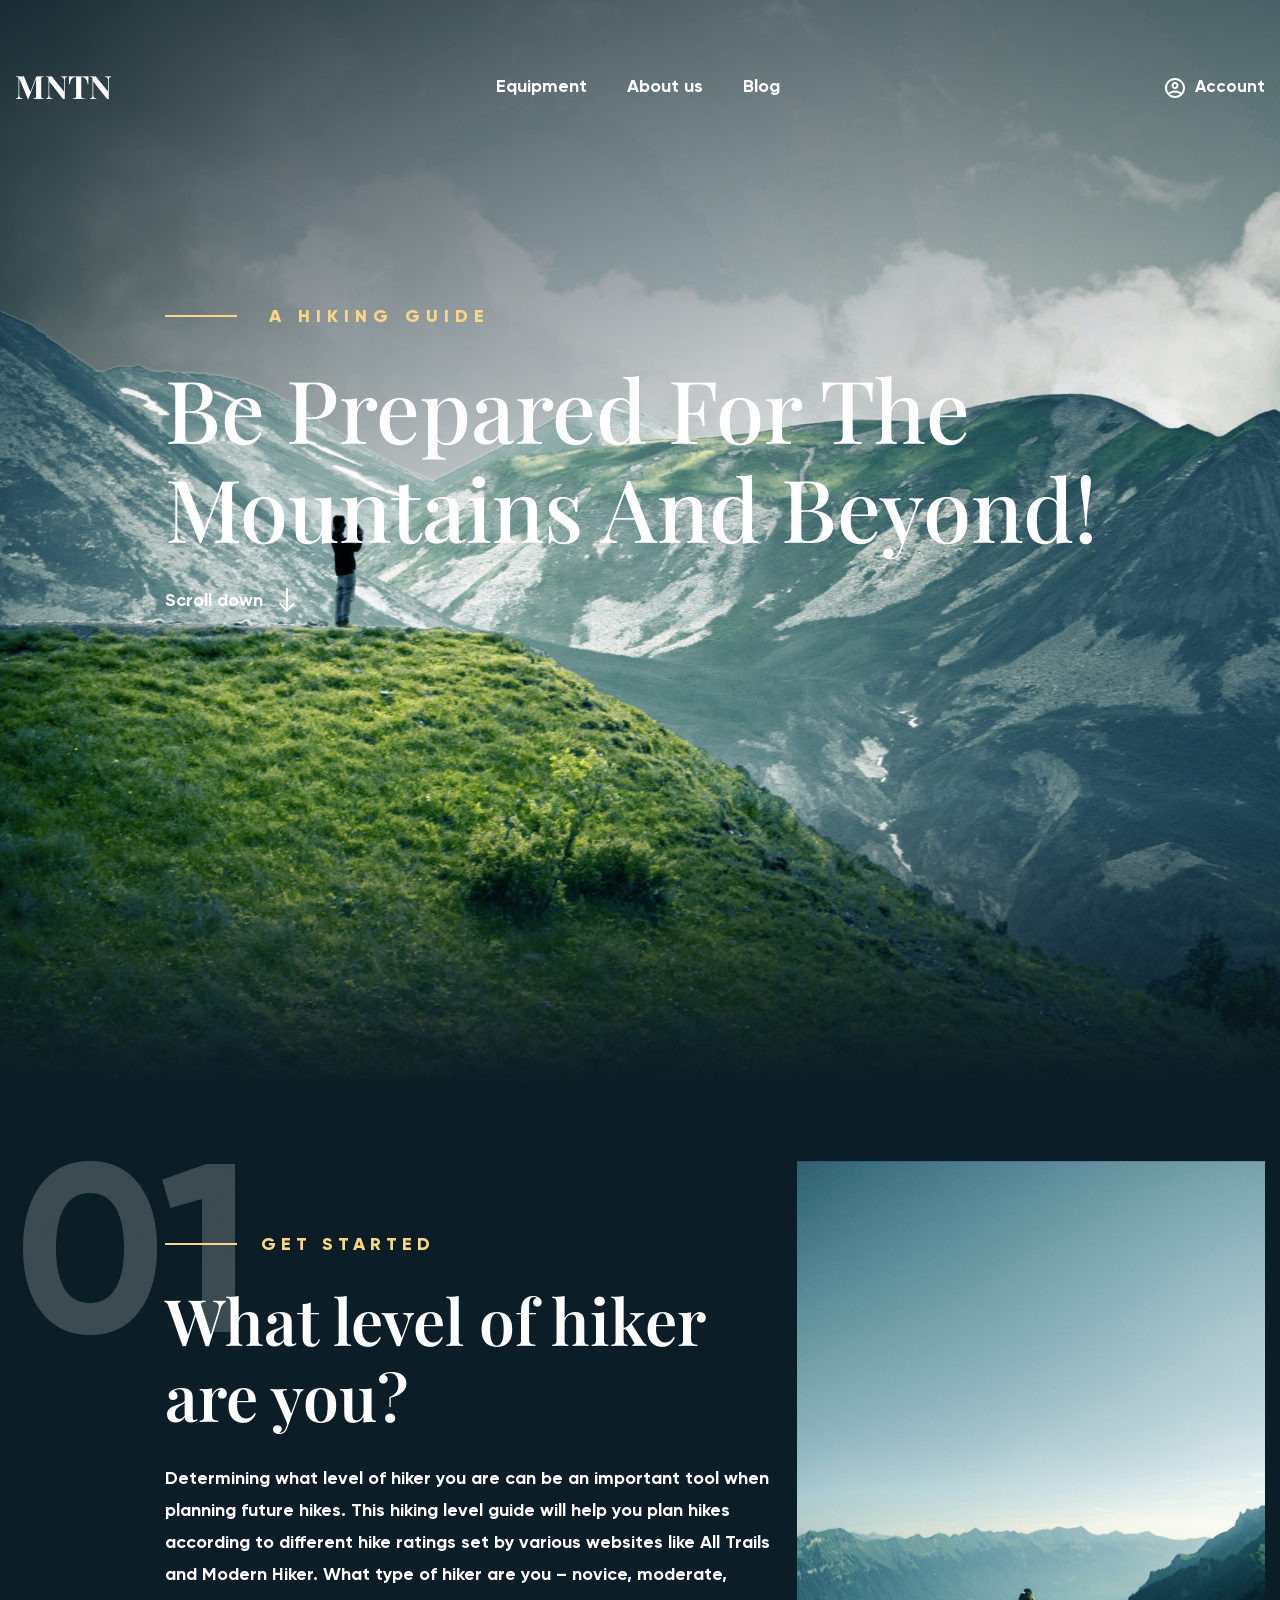
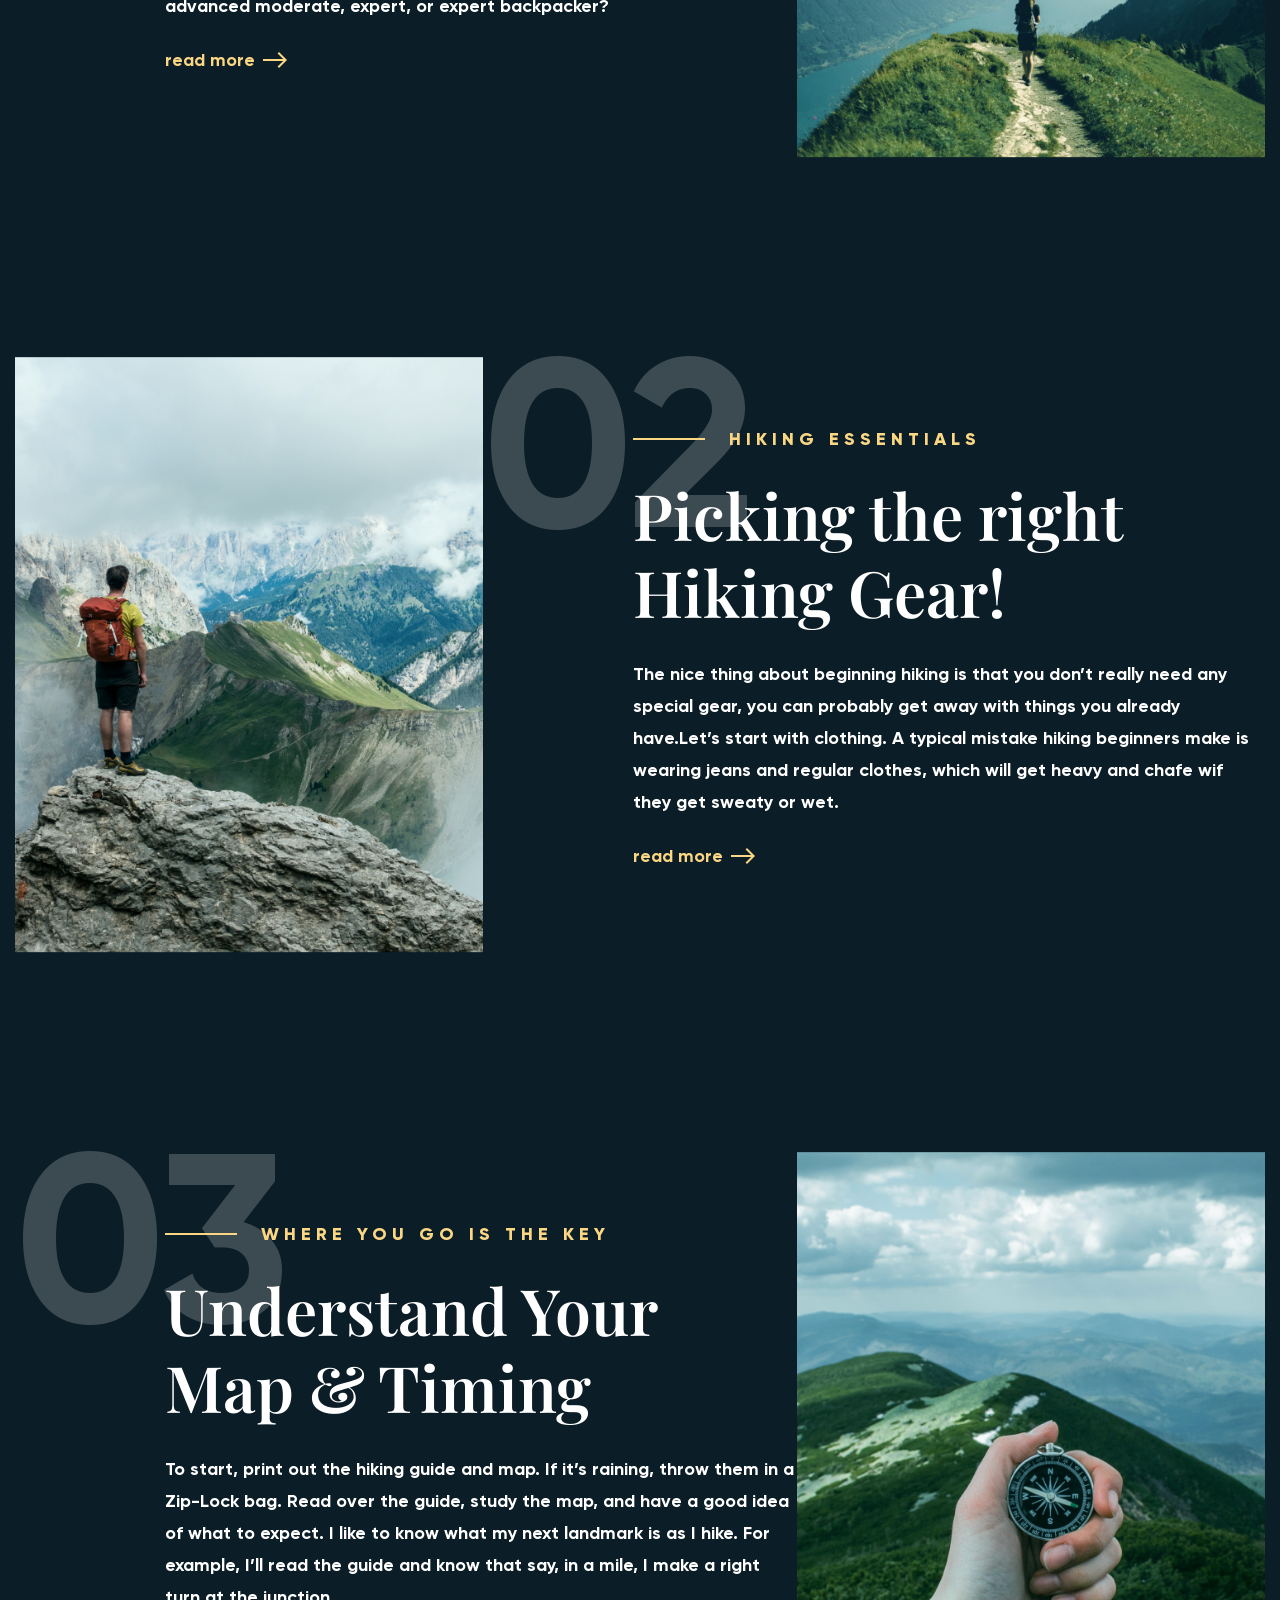
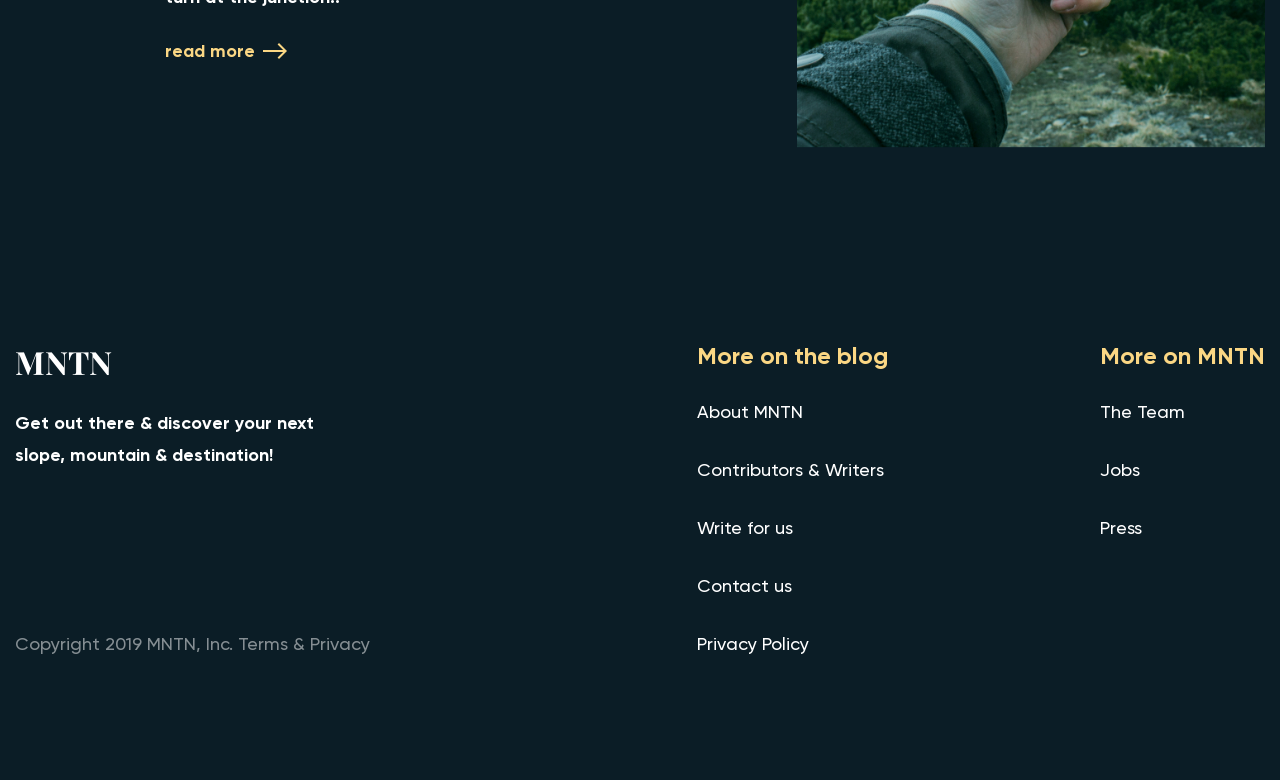
<file: index.html>
<!doctype html>
<html lang="en">
<head>
    <meta charset="UTF-8">
    <meta http-equiv="X-UA-Compatible" content="IE=edge">
    <meta name="viewport" content="width=device-width, initial-scale=1.0">
    <link rel="stylesheet" href="css/anullation.css">
    <link rel="stylesheet" href="css/style.css">
    <link rel="stylesheet" href="./fonts/Gilroy/stylesheet.css">
    <link href="https://fonts.googleapis.com/css?family=Playfair+Display:500,600,700" rel="stylesheet">
    <title>MNTN - Landing Page</title>
</head>
<body class="bg-image">
    <!-- WRAPPER -->
    <div class="wrapper">
        <!-- HEADER -->
        <header class="header">
            <div class="nav__wrapper">
                <div class="container-wide">
                    <div class="header__row">
                        <div class="header__logo">MNTN</div>
                            <div class="header__nav">
                                <ul class="header__list">
                                    <li><a href="#!" class="header__link">Equipment</a></li>
                                    <li><a href="#!" class="header__link">About us</a></li>
                                    <li><a href="#!" class="header__link">Blog</a></li>
                                </ul>
                            </div>
                            <div class="header__login">
                                <a href="#!">Account</a>
                            </div>
                        <button class="nav-btn" id="btn">
                            <span class="nav-button__icon" id="span-btn"></span>
                        </button>
                        <div class="mobile__nav" id="mb-nav">
                            <div class="header__nav">
                                <ul class="header__list">
                                    <li><a href="#!" class="header__link">Equipment</a></li>
                                    <li><a href="#!" class="header__link">About us</a></li>
                                    <li><a href="#!" class="header__link">Blog</a></li>
                                </ul>
                            </div>
                            <div class="header__login"><a href="#!">Account</a></div>
                        </div>
                    </div>
                </div>
            </div>
            <a href="#!"  class="hero">
                <div class="hero__cateogory">A Hiking guide</div>
                <h1 class="hero__title">Be prepared for the <br> Mountains and beyond!</h1>
                <p class="hero__scroll">Scroll down</p>
            </a>
        </header>
        <!-- MAIN -->
        <main class="main">
            <div class="main__container">
                <article class="main__content main__content_first">
                    <div class="content__text" data-number="01">
                        <div class="content__subtitle">
                            <h2>GEt Started</h2>
                        </div>
                        <div class="content__title">
                            What level of  hiker are you?
                        </div>
                        <div class="content__info">
                            <p>Determining what level of hiker you are can be an important tool when planning future hikes. This hiking level guide will help you plan hikes according to different hike ratings set by various websites like All Trails and Modern Hiker. What type of hiker are you – novice, moderate, advanced moderate, expert, or expert backpacker? </p>
                        </div>
                        <div class="content__link"><a href="#">read more</a></div>
                    </div>
                    <div class="content__img"><img src="image/Picture/01.jpg" alt=""></div>
                </article>
                <article class="main__content">
                    <div class="content__text" data-number="02">
                        <div class="content__subtitle">
                            <h2>Hiking Essentials</h2>
                        </div>
                        <div class="content__title">
                            Picking the right Hiking Gear!
                        </div>
                        <div class="content__info">
                            <p>The nice thing about beginning hiking is that you don’t really need any special gear, you can probably get away with things you already have.Let’s start with clothing. A typical mistake hiking beginners make is wearing jeans and regular clothes, which will get heavy and chafe wif they get sweaty or wet.</p>
                        </div>
                        <div class="content__link"><a href="#">read more</a></div>
                    </div>
                    <div class="content__img"><img src="image/Picture/02.jpg" alt=""></div>
                </article>
                <article class="main__content">
                    <div class="content__text" data-number="03">
                        <div class="content__subtitle">
                            <h2> where you go is the key</h2>
                        </div>
                        <div class="content__title">
                            Understand Your Map & Timing
                        </div>
                        <div class="content__info">
                            <p>To start, print out the hiking guide and map. If it’s raining, throw them in a Zip-Lock bag. Read over the guide, study the map, and have a good idea of what to expect. I like to know what my next landmark is as I hike. For example, I’ll read the guide and know that say, in a mile, I make a right turn at the junction..</p>
                        </div>
                        <div class="content__link"><a href="#">read more</a></div>
                    </div>
                    <div class="content__img"><img src="image/Picture/03.jpg" alt=""></div>
                </article>
            </div>
        </main>
        <!-- FOOTER -->
        <footer class="footer">
            <div class="footer__container main__container">
                <div class="footer__row">
                    <div class="footer_copyright">
                        <div class="footer__logo">MNTN</div>
                        <div class="footer_description">Get out there & discover your next slope, mountain & destination!                        
                        </div>
                        <div class="footer__copy">Copyright 2019 MNTN, Inc. Terms & Privacy</div>
                    </div>
                    <div class="footer-nav__wrapper">
                        <div class="footer__nav">
                            <h4 class="fnav__title">More on the blog</h4>
                            <ul class="footer__list">
                                <li class="footer__item"><a href="#">About MNTN</a></li>
                                <li class="footer__item"><a href="#">Contributors & Writers</a></li>
                                <li class="footer__item"><a href="#" >Write for us</a></li>
                                <li class="footer__item"><a href="#">Contact us</a></li>
                                <li class="footer__item"><a href="#">Privacy Policy</a></li>
                            </ul>
                        </div>
                        <div class="footer__nav footer__nav_two">
                            <h4 class="fnav__title">More on MNTN</h4>
                            <ul class="footer__list">
                                <li class="footer__item"><a href="#" class="footer__item">The Team</a>
                                </li>
                                <li class="footer__item"><a href="#" class="footer__item">Jobs</a>
                                </li>
                                <li class="footer__item"><a href="#" class="footer__item">Press</a>
                                </li>
                            </ul>
                        </div>
                    </div>
                </div>
            </div>
        </footer>
    </div>
    <script src="js/script.js">
    </script>
</body>
</html>
</file>
<file: css/anullation.css>
/* Reset and base styles  */
* {
	padding: 0px;
	margin: 0px;
	border: none;
}

*,
*::before,
*::after {
	box-sizing: border-box;
}

:focus,
:active {
	/*outline: none;*/
}

a:focus,
a:active {
	/* outline: none;*/
}

/* Links */

a, a:link, a:visited  {
    /* color: inherit; */
    text-decoration: none;
    /* display: inline-block; */
}

a:hover  {
    /* color: inherit; */
    text-decoration: none;
}

/* Common */

aside, nav, footer, header, section, main {
	display: block;
}

h1, h2, h3, h4, h5, h6, p {
    font-size: inherit;
	font-weight: inherit;
}

ul, ul li {
	list-style: none;
}

img {
	vertical-align: top;
}

img, svg {
	max-width: 100%;
	height: auto;
}

address {
  font-style: normal;
}

/* Form */

input, textarea, button, select {
	font-family: inherit;
    font-size: inherit;
    color: inherit;
    background-color: transparent;
}

input::-ms-clear {
	display: none;
}

button, input[type="submit"] {
    display: inline-block;
    box-shadow: none;
    background-color: transparent;
    background: none;
    cursor: pointer;
}

input:focus, input:active,
button:focus, button:active {
    outline: none;
}

button::-moz-focus-inner {
	padding: 0;
	border: 0;
}

label {
	cursor: pointer;
}

legend {
	display: block;
}


.wrapper {
	display: flex;
	flex-direction: column;
	min-height: 100%;
	overflow: hidden;
}

html,body{
	background: url(../image/BG/BackGround.jpg) no-repeat  #0B1D26;
	background-size: 100% auto;
	font-family:Gilroy;
	color: white;
}


.main {
	flex: 0 0 auto;
}
</file>
<file: css/style.css>
.no-scroll {
  overflow-y: hidden;
}

.container-wide {
  max-width: 1790px;
  padding: 0px 15px;
  margin: 0px auto;
}

.header {
  padding-top: 64px;
  padding-bottom: 443px;
}
@media (max-width: 1200px) {
  .header {
    margin-bottom: -230px;
  }
}
@media (max-width: 800px) {
  .header {
    padding-bottom: 450px;
  }
  .header__nav, .header__login {
    display: none;
  }
}
@media (max-width: 720px) {
  .header {
    padding-bottom: 330px;
  }
}
.header .nav__wrapper {
  margin-bottom: 198px;
}
@media (max-width: 800px) {
  .header .nav__wrapper {
    margin-bottom: 100px;
  }
}
.header__row {
  display: -webkit-box;
  display: -ms-flexbox;
  display: flex;
  -webkit-box-pack: justify;
      -ms-flex-pack: justify;
          justify-content: space-between;
  -webkit-box-align: center;
      -ms-flex-align: center;
          align-items: center;
}
.header__logo {
  font-family: Playfair Display;
  font-weight: 700;
  font-size: 32px;
}
.header__nav ul {
  margin: 0;
  padding: 0;
  display: -webkit-box;
  display: -ms-flexbox;
  display: flex;
}
.header__nav li {
  -webkit-transition: 0.2s ease-in;
  transition: 0.2s ease-in;
}
.header__nav li:hover {
  color: #FBD784;
  position: relative;
  top: -1px;
}
.header__nav li:not(:last-child) {
  margin-right: 40px;
}
.header__nav a {
  color: inherit;
  font-weight: bold;
  font-size: 18px;
}
.header .nav-btn {
  position: relative;
  z-index: 10;
  background: transparent;
  height: 25px;
  border: none;
  padding: 0;
  display: none;
}
@media (max-width: 800px) {
  .header .nav-btn {
    display: block;
  }
}
.header .nav-button__icon {
  position: relative;
  background: white;
  display: block;
  width: 28px;
  height: 5px;
  border-radius: 2px;
  cursor: pointer;
}
.header .nav-button__icon_close {
  background-color: transparent;
}
.header .nav-button__icon_close::before {
  content: "";
  -webkit-transform: rotate(45deg);
          transform: rotate(45deg);
  position: absolute;
  bottom: -10px;
}
.header .nav-button__icon_close::after {
  content: "";
  -webkit-transform: rotate(-45deg);
          transform: rotate(-45deg);
  position: absolute;
  top: -10px;
  width: 28px;
}
.header .nav-button__icon::before {
  content: "";
  display: block;
  position: absolute;
  top: -10px;
  left: 0;
  background: white;
  width: 28px;
  height: 5px;
  border-radius: 2px;
}
.header .nav-button__icon::after {
  content: "";
  display: block;
  position: absolute;
  bottom: -10px;
  left: 0;
  background: white;
  width: 28px;
  height: 5px;
  border-radius: 2px;
}
.header .mobile__nav {
  position: fixed;
  display: none;
  -webkit-box-orient: vertical;
  -webkit-box-direction: normal;
      -ms-flex-direction: column;
          flex-direction: column;
  -webkit-box-pack: justify;
      -ms-flex-pack: justify;
          justify-content: space-between;
  top: 0;
  right: 0;
  z-index: 8;
  width: 320px;
  height: 100%;
  background: rgba(11, 29, 38, 0.8);
  flex-direction: column;
  padding: 70px 80px 50px 30px;
}
@media (max-width: 800px) {
  .header .mobile__nav_active {
    display: -webkit-box;
    display: -ms-flexbox;
    display: flex;
  }
}
.header__login {
  padding-left: 32px;
  position: relative;
}
.header__login a {
  font-size: 17px;
  font-weight: 700;
  color: inherit;
  -webkit-transition: 0.2s ease-in;
  transition: 0.2s ease-in;
}
.header__login a:hover {
  color: #FBD784;
}
.header__login::before {
  content: "";
  display: block;
  position: absolute;
  left: 0;
  top: 0;
  background-image: url(/image/Icons/pplIcon.svg);
  z-index: 10;
  width: 24px;
  height: 24px;
}

.hero {
  display: block;
  max-width: 980px;
  padding: 0px 15px;
  margin: 0 auto;
  -webkit-transition: 0.33s cubic-bezier(1, 0.54, 0.57, 1.65);
  transition: 0.33s cubic-bezier(1, 0.54, 0.57, 1.65);
}
.hero:hover {
  -webkit-transform: translateY(-5%);
          transform: translateY(-5%);
}
@media (max-width: 800px) {
  .hero {
    display: -webkit-box;
    display: -ms-flexbox;
    display: flex;
    -webkit-box-orient: vertical;
    -webkit-box-direction: normal;
        -ms-flex-direction: column;
            flex-direction: column;
    -webkit-box-align: center;
        -ms-flex-align: center;
            align-items: center;
  }
}
.hero__cateogory {
  position: relative;
  font-weight: 800;
  font-size: 18px;
  line-height: 1.222;
  color: #FBD784;
  padding-left: 104px;
  text-transform: uppercase;
  letter-spacing: 6px;
  margin-bottom: 32px;
}
.hero__cateogory::before {
  content: "";
  position: absolute;
  left: 0;
  top: 50%;
  -webkit-transform: translateY(-50%);
          transform: translateY(-50%);
  width: 72px;
  height: 2px;
  background-color: #FBD784;
  display: block;
}
@media (max-width: 800px) {
  .hero__cateogory {
    padding-left: 74px;
    font-size: 14px;
  }
  .hero__cateogory::before {
    width: 42px;
  }
}
.hero__title {
  color: white;
  font-family: "Playfair Display";
  font-weight: 500;
  font-size: 87px;
  line-height: 114%;
  text-transform: capitalize;
  margin-bottom: 32px;
}
@media (max-width: 1200px) {
  .hero__title {
    font-size: 68px;
  }
}
@media (max-width: 800px) {
  .hero__title {
    font-size: 58px;
    text-shadow: 0px 0px 15px rgba(0, 0, 0, 0.6);
  }
}
@media (max-width: 476px) {
  .hero__title {
    font-size: 40px;
  }
}
.hero__scroll {
  color: white;
  display: inline-block;
  position: relative;
  font-weight: 700;
  font-size: 18px;
  line-height: 1.222;
  padding-right: 32px;
}
.hero__scroll::after {
  content: "";
  display: block;
  position: absolute;
  right: 0;
  top: 50%;
  -webkit-transform: translateY(-50%);
          transform: translateY(-50%);
  background-image: url(/image/Icons/arrow.svg);
  z-index: 10;
  width: 16px;
  height: 24px;
}

.main__container {
  max-width: 1492px;
  padding: 0px 15px;
  margin: 0 auto;
}
.main__content {
  display: -webkit-box;
  display: -ms-flexbox;
  display: flex;
  -webkit-box-orient: horizontal;
  -webkit-box-direction: normal;
      -ms-flex-direction: row;
          flex-direction: row;
  -webkit-box-pack: justify;
      -ms-flex-pack: justify;
          justify-content: space-between;
  -webkit-box-align: center;
      -ms-flex-align: center;
          align-items: center;
}
@media (max-width: 720px) {
  .main__content {
    -webkit-box-align: start;
        -ms-flex-align: start;
            align-items: flex-start;
  }
  .main__content .content__img {
    max-width: 320px;
  }
}
.main__content:nth-child(even) {
  display: -webkit-box;
  display: -ms-flexbox;
  display: flex;
  -webkit-box-orient: horizontal;
  -webkit-box-direction: reverse;
      -ms-flex-direction: row-reverse;
          flex-direction: row-reverse;
}

.content__text {
  position: relative;
  padding-left: 150px;
  max-width: 782px;
}
.content__text::before {
  content: attr(data-number);
  display: block;
  font-weight: 700;
  width: 140px;
  height: 140px;
  position: absolute;
  font-size: 240px;
  line-height: 100%;
  color: #FFFFFF;
  opacity: 0.2;
  top: -103px;
  left: 0;
}
@media (max-width: 1200px) {
  .content__text {
    padding-left: 50px;
    max-width: 50%;
  }
  .content__text::before {
    font-size: 140px;
    left: -10px;
    top: -70px;
  }
}
@media (max-width: 720px) {
  .content__text {
    max-width: 100%;
  }
}
.content__subtitle {
  position: relative;
  padding-left: 96px;
  font-family: "Gilroy";
  font-style: normal;
  font-weight: 800;
  font-size: 18px;
  line-height: 22/18;
  /* identical to box height */
  letter-spacing: 5px;
  text-transform: uppercase;
  margin-bottom: 27px;
  color: #FBD784;
}
.content__subtitle::before {
  content: "";
  position: absolute;
  left: 0;
  top: 50%;
  -webkit-transform: translateY(-50%);
          transform: translateY(-50%);
  width: 72px;
  height: 2px;
  background-color: #FBD784;
  display: block;
}
.content__title {
  max-width: 555px;
  font-family: "Playfair Display";
  font-style: normal;
  font-weight: 600;
  font-size: 64px;
  line-height: 1.2;
  color: #FFFFFF;
  margin-bottom: 27px;
}
@media (max-width: 1200px) {
  .content__title {
    font-size: 50px;
    margin-bottom: 20px;
  }
}
@media (max-width: 800px) {
  .content__title {
    font-size: 44px;
  }
}
.content__info {
  width: 682px;
  font-family: "Gilroy";
  font-style: normal;
  font-weight: 700;
  font-size: 18px;
  line-height: 178%;
  color: #FFFFFF;
  margin-bottom: 27px;
  width: 100%;
}
@media (max-width: 800px) {
  .content__info {
    margin-bottom: 15px;
  }
}
.content__link {
  position: relative;
  display: inline-block;
}
.content__link a {
  font-weight: 700;
  font-size: 18px;
  line-height: 1.222;
  padding-right: 32px;
  color: #FBD784;
}
.content__link::after {
  content: "";
  display: block;
  position: absolute;
  right: 0;
  top: 50%;
  -webkit-transform: translateY(-50%);
          transform: translateY(-50%);
  background-image: url(/image/Icons/arrow_Orizont.svg);
  z-index: 10;
  width: 24px;
  height: 16px;
}
.content__img {
  margin-bottom: 200px;
}
.content__img img {
  display: block;
  max-width: 100%;
  position: relative;
  -webkit-transform: translateY(18%);
          transform: translateY(18%);
}
@media (max-width: 1200px) {
  .content__img {
    max-width: 45%;
  }
  .content__img img {
    max-width: 100%;
    -webkit-box-align: center;
        -ms-flex-align: center;
            align-items: center;
  }
}
@media (max-width: 720px) {
  .content__img {
    max-width: 100%;
  }
}
@media (max-width: 460px) {
  .content__img {
    margin-bottom: 150px;
  }
}

@media (max-width: 720px) {
  .main__content {
    -webkit-box-orient: vertical;
    -webkit-box-direction: reverse;
        -ms-flex-direction: column-reverse;
            flex-direction: column-reverse;
  }
  .main__content:nth-child(even) {
    -webkit-box-orient: vertical;
    -webkit-box-direction: reverse;
        -ms-flex-direction: column-reverse;
            flex-direction: column-reverse;
  }
  .content__img {
    margin-bottom: 180px;
  }
  .content__text {
    margin-top: 10px;
  }
}
.footer {
  padding-top: 100px;
  padding-bottom: 120px;
}
@media (max-width: 920px) {
  .footer__row {
    -webkit-box-orient: vertical;
    -webkit-box-direction: reverse;
        -ms-flex-direction: column-reverse;
            flex-direction: column-reverse;
  }
  .footer .footer-nav__wrapper {
    margin-bottom: 80px;
    -webkit-box-pack: justify;
        -ms-flex-pack: justify;
            justify-content: space-between;
  }
}
@media (max-width: 560px) {
  .footer .footer-nav__wrapper {
    -webkit-box-orient: vertical;
    -webkit-box-direction: normal;
        -ms-flex-direction: column;
            flex-direction: column;
    max-width: 100%;
  }
  .footer .footer__nav_two {
    margin-top: 45px;
  }
  .footer .footer__item:not(:last-child) {
    margin-bottom: 12px;
  }
  .footer .footer__list {
    margin-top: 12px;
  }
}
.footer_copyright {
  display: -webkit-box;
  display: -ms-flexbox;
  display: flex;
  -webkit-box-orient: vertical;
  -webkit-box-direction: normal;
      -ms-flex-direction: column;
          flex-direction: column;
  -webkit-box-align: stretch;
      -ms-flex-align: stretch;
          align-items: stretch;
}
.footer_description {
  width: 303px;
  font-weight: 700;
  font-size: 18px;
  line-height: 1.78;
  color: #FFFFFF;
}
.footer__row {
  display: -webkit-box;
  display: -ms-flexbox;
  display: flex;
  -webkit-box-pack: justify;
      -ms-flex-pack: justify;
          justify-content: space-between;
}
.footer__logo {
  font-family: Playfair Display;
  font-weight: 700;
  font-size: 32px;
  margin-bottom: 24px;
}
.footer__copy {
  margin-top: auto;
  font-family: "Gilroy";
  font-style: normal;
  font-weight: 500;
  font-size: 18px;
  line-height: 1.78;
  opacity: 0.5;
}
.footer__nav:not(:last-child) {
  margin-right: 212px;
}
@media (max-width: 1100px) {
  .footer__nav:not(:last-child) {
    margin-right: 150px;
  }
}
.footer__list {
  margin-top: 24px;
}
.footer__item:not(:last-child) {
  margin-bottom: 26px;
}
.footer__item a {
  font-family: "Gilroy";
  font-style: normal;
  font-weight: 500;
  font-size: 18px;
  line-height: 1.78;
  color: #FFFFFF;
  position: relative;
}
.footer__item a:hover:after {
  content: "";
  position: absolute;
  width: 100%;
  background-color: #fff;
  height: 2px;
  bottom: 0px;
  left: 0;
  display: block;
}

.footer-nav__wrapper {
  display: -webkit-box;
  display: -ms-flexbox;
  display: flex;
}

.fnav__title {
  font-style: normal;
  font-weight: 700;
  font-size: 24px;
  line-height: 1.33;
  color: #FBD784;
}

.mobile__nav .header__nav {
  display: block;
}
.mobile__nav .header__nav ul {
  display: -webkit-box;
  display: -ms-flexbox;
  display: flex;
  -webkit-box-orient: vertical;
  -webkit-box-direction: normal;
      -ms-flex-direction: column;
          flex-direction: column;
}
.mobile__nav .header__nav ul li {
  margin: 0;
  margin-bottom: 25px;
}

.mobile__nav .header__login {
  display: block;
}
</file>
<file: fonts/Gilroy/stylesheet.css>
@font-face {
    font-family: 'Gilroy';
    src: url('Gilroy-ExtraBold.eot');
    src: local('Gilroy ExtraBold'), local('Gilroy-ExtraBold'),
        url('Gilroy-ExtraBold.eot?#iefix') format('embedded-opentype'),
        url('Gilroy-ExtraBold.woff') format('woff'),
        url('Gilroy-ExtraBold.ttf') format('truetype');
    font-weight: 800;
    font-style: normal;
}
@font-face {
    font-family: 'Gilroy';
    src: url('Gilroy-Medium.eot');
    src: local('Gilroy Medium'), local('Gilroy-Medium'),
        url('Gilroy-Medium.eot?#iefix') format('embedded-opentype'),
        url('Gilroy-Medium.woff') format('woff'),
        url('Gilroy-Medium.ttf') format('truetype');
    font-weight: 500;
    font-style: normal;
}
@font-face {
    font-family: 'Gilroy';
    src: url('Gilroy-Bold.eot');
    src: local('Gilroy Bold'), local('Gilroy-Bold'),
        url('Gilroy-Bold.eot?#iefix') format('embedded-opentype'),
        url('Gilroy-Bold.woff') format('woff'),
        url('Gilroy-Bold.ttf') format('truetype');
    font-weight: bold;
    font-style: normal;
}
</file>
